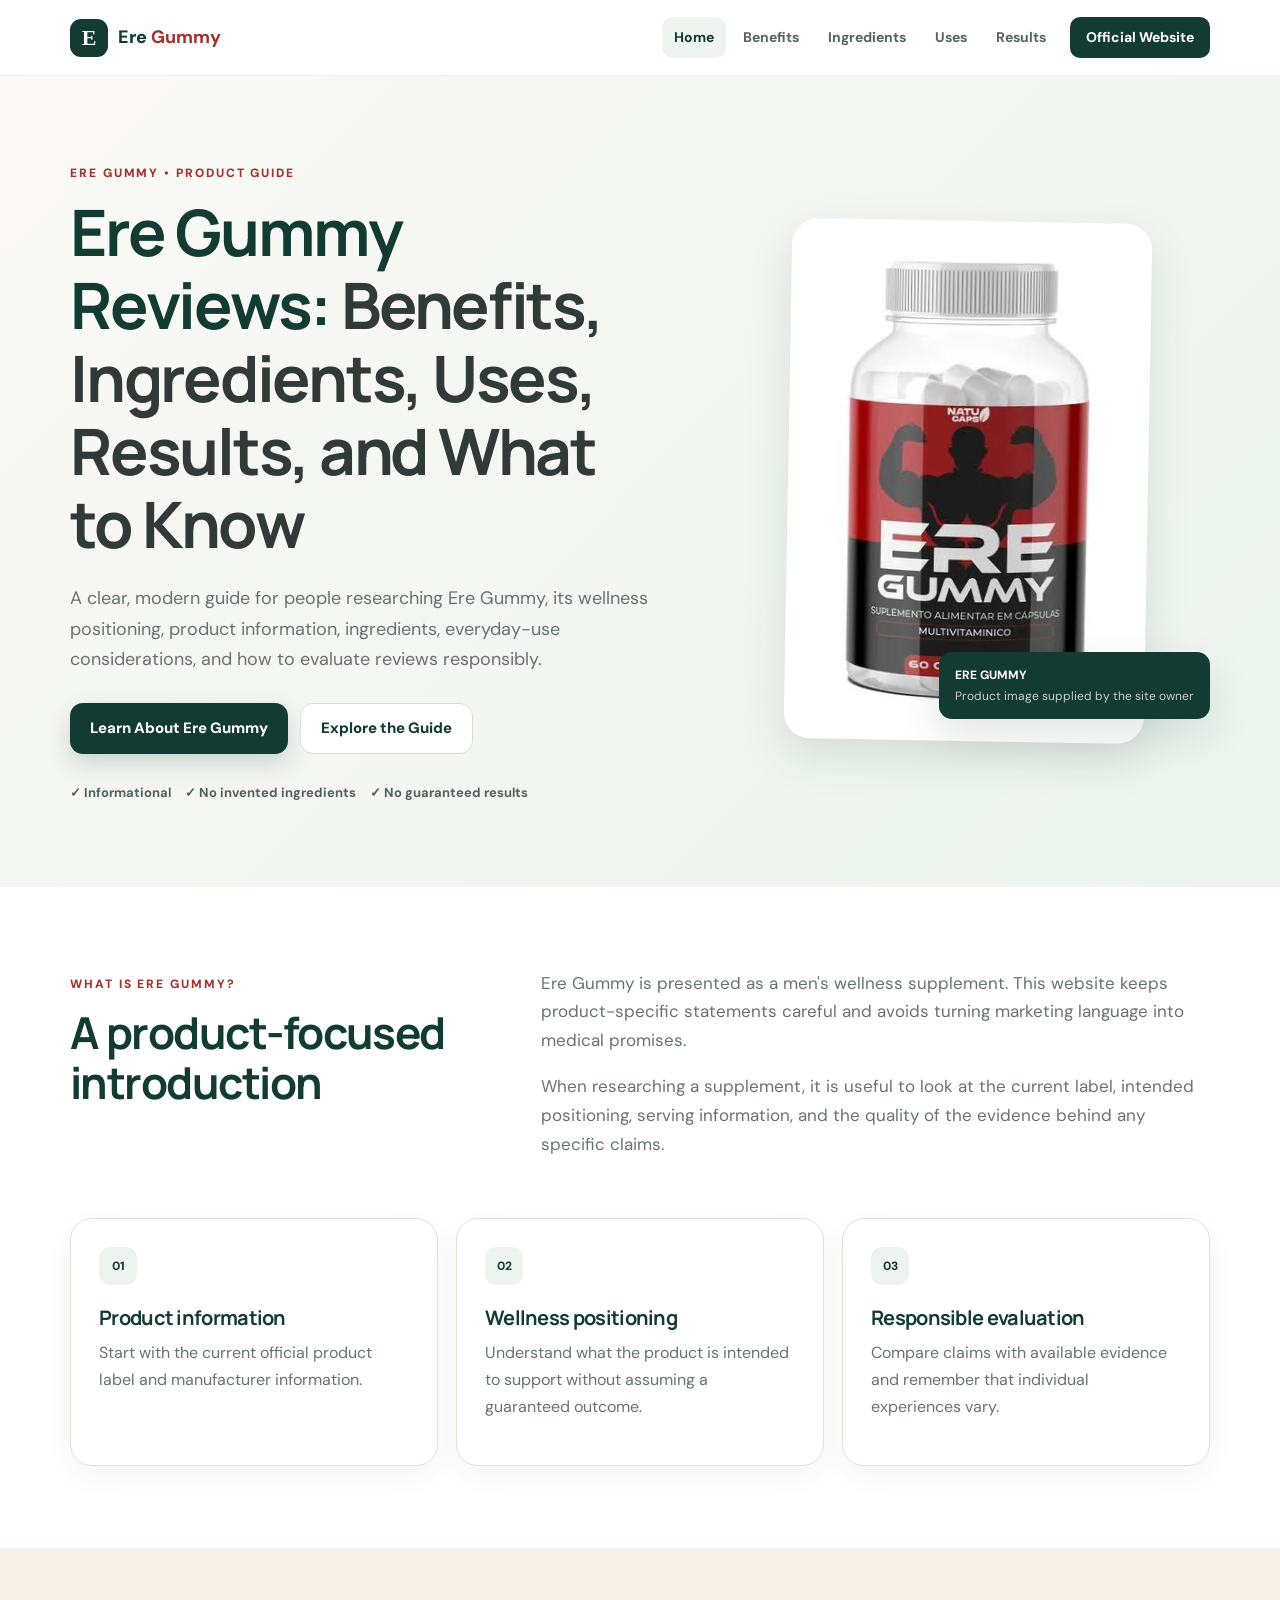
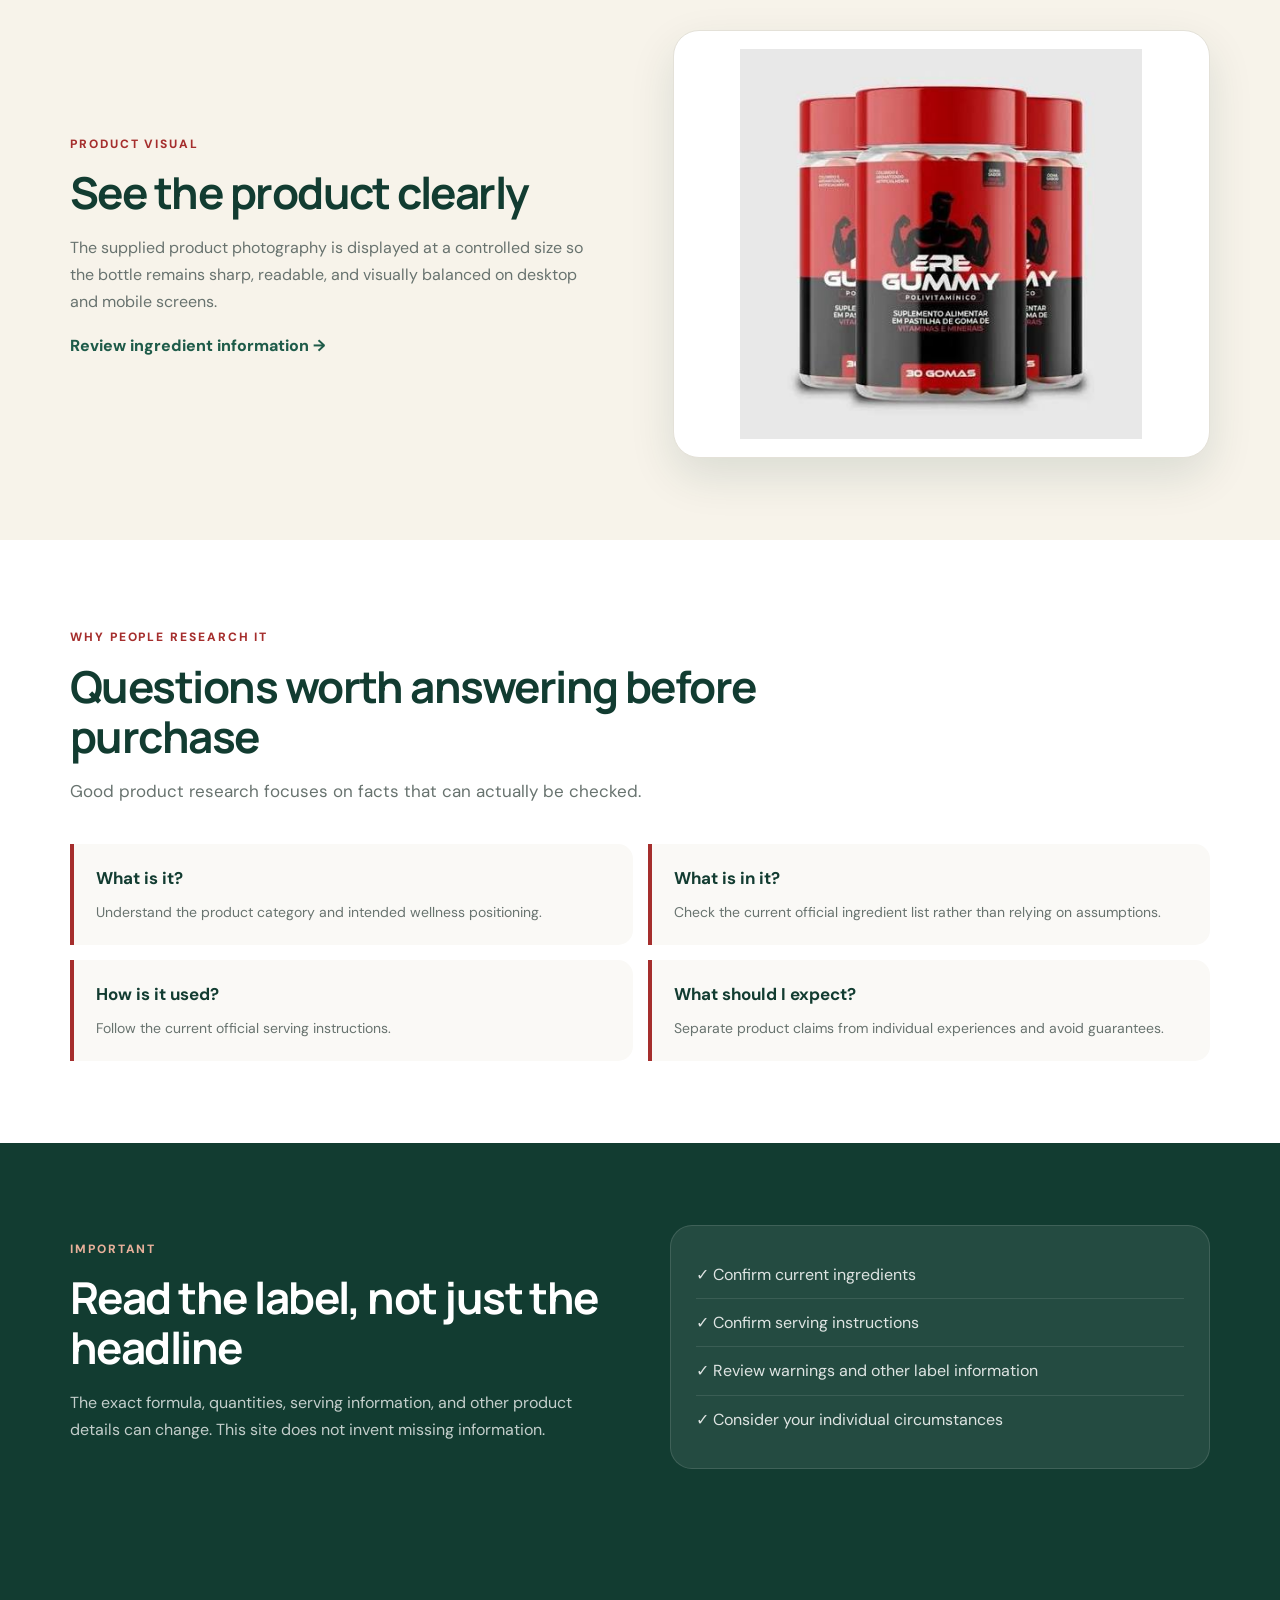
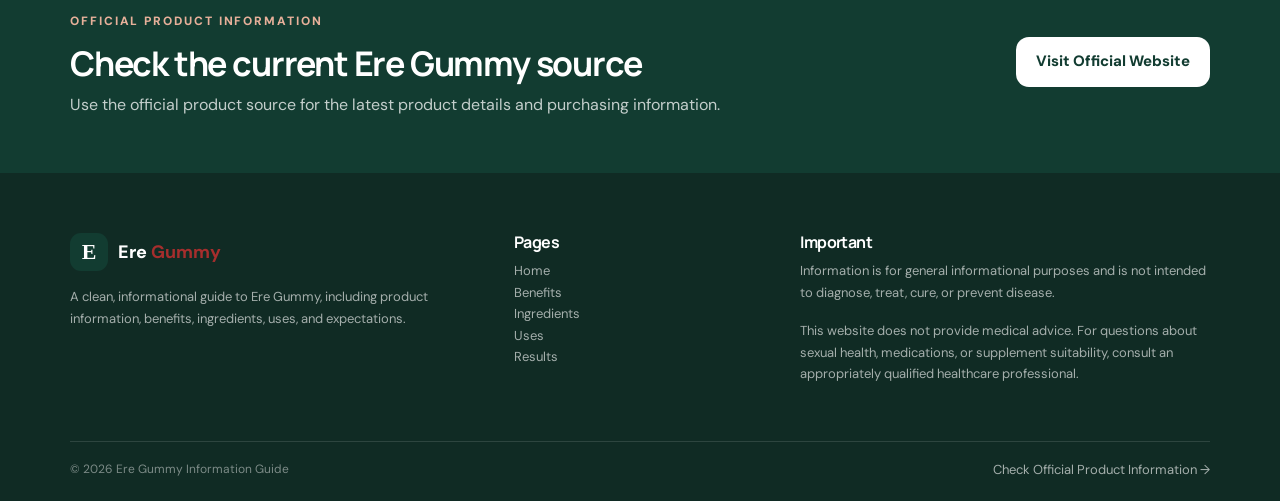
<file: index.html>
<!doctype html>
<html lang="en">
<head>
<meta charset="utf-8">
<meta name="viewport" content="width=device-width, initial-scale=1">
<title>Ere Gummy Reviews: Benefits, Ingredients, Uses, Results, and What to Know</title>
<meta name="description" content="Explore Ere Gummy reviews, product information, potential benefits, ingredients, uses, results, and important considerations before purchasing.">
<meta name="robots" content="index,follow">
<meta property="og:title" content="Ere Gummy Reviews: Benefits, Ingredients, Uses, Results, and What to Know">
<meta property="og:description" content="Explore Ere Gummy reviews, product information, potential benefits, ingredients, uses, results, and important considerations before purchasing.">
<meta property="og:type" content="website">
<link rel="stylesheet" href="style.css">
</head>
<body>

<header class="header">
  <div class="container nav">
    <a class="logo" href="index.html" aria-label="Ere Gummy home">
      <span class="logo-mark">E</span><span>Ere <b>Gummy</b></span>
    </a>
    <button class="menu-button" type="button" aria-label="Toggle navigation" aria-expanded="false">
      <span></span><span></span><span></span>
    </button>
    <nav class="nav-links" aria-label="Main navigation">
      <a class="active" href="index.html">Home</a><a class="" href="benefits.html">Benefits</a><a class="" href="ingredients.html">Ingredients</a><a class="" href="uses.html">Uses</a><a class="" href="results.html">Results</a>
      <a class="nav-buy" href="https://taptobuynow.com/ere-gummy/">Official Website</a>
    </nav>
  </div>
</header>

<main>
<section class="hero">
  <div class="container hero-grid">
    <div class="hero-copy">
      <span class="eyebrow">ERE GUMMY • PRODUCT GUIDE</span>
      <h1>Ere Gummy Reviews: <em>Benefits, Ingredients, Uses, Results, and What to Know</em></h1>
      <p class="lead">A clear, modern guide for people researching Ere Gummy, its wellness positioning, product information, ingredients, everyday-use considerations, and how to evaluate reviews responsibly.</p>
      <div class="actions">
        <a class="btn primary" href="https://taptobuynow.com/ere-gummy/">Learn About Ere Gummy</a>
        <a class="btn secondary" href="benefits.html">Explore the Guide</a>
      </div>
      <div class="hero-points"><span>✓ Informational</span><span>✓ No invented ingredients</span><span>✓ No guaranteed results</span></div>
    </div>
    <div class="hero-image">
      <div class="image-card">
        <img src="[data-uri]" alt="Ere Gummy product bottle">
      </div>
      <div class="image-label"><b>ERE GUMMY</b><span>Product image supplied by the site owner</span></div>
    </div>
  </div>
</section>

<section class="section">
  <div class="container">
    <div class="intro-grid">
      <div><span class="eyebrow">WHAT IS ERE GUMMY?</span><h2>A product-focused introduction</h2></div>
      <div><p>Ere Gummy is presented as a men's wellness supplement. This website keeps product-specific statements careful and avoids turning marketing language into medical promises.</p><p>When researching a supplement, it is useful to look at the current label, intended positioning, serving information, and the quality of the evidence behind any specific claims.</p></div>
    </div>
    <div class="cards three">
      <article><span class="card-num">01</span><h3>Product information</h3><p>Start with the current official product label and manufacturer information.</p></article>
      <article><span class="card-num">02</span><h3>Wellness positioning</h3><p>Understand what the product is intended to support without assuming a guaranteed outcome.</p></article>
      <article><span class="card-num">03</span><h3>Responsible evaluation</h3><p>Compare claims with available evidence and remember that individual experiences vary.</p></article>
    </div>
  </div>
</section>

<section class="section cream">
  <div class="container visual-section">
    <div class="visual-copy">
      <span class="eyebrow">PRODUCT VISUAL</span>
      <h2>See the product clearly</h2>
      <p>The supplied product photography is displayed at a controlled size so the bottle remains sharp, readable, and visually balanced on desktop and mobile screens.</p>
      <a class="text-link" href="ingredients.html">Review ingredient information →</a>
    </div>
    <div class="single-image-box"><img src="[data-uri]" alt="Ere Gummy product bottles displayed together"></div>
  </div>
</section>

<section class="section">
  <div class="container">
    <div class="section-head"><span class="eyebrow">WHY PEOPLE RESEARCH IT</span><h2>Questions worth answering before purchase</h2><p>Good product research focuses on facts that can actually be checked.</p></div>
    <div class="question-cards">
      <div><b>What is it?</b><span>Understand the product category and intended wellness positioning.</span></div>
      <div><b>What is in it?</b><span>Check the current official ingredient list rather than relying on assumptions.</span></div>
      <div><b>How is it used?</b><span>Follow the current official serving instructions.</span></div>
      <div><b>What should I expect?</b><span>Separate product claims from individual experiences and avoid guarantees.</span></div>
    </div>
  </div>
</section>

<section class="section dark">
  <div class="container split">
    <div><span class="eyebrow light">IMPORTANT</span><h2>Read the label, not just the headline</h2><p>The exact formula, quantities, serving information, and other product details can change. This site does not invent missing information.</p></div>
    <div class="check-panel"><p>✓ Confirm current ingredients</p><p>✓ Confirm serving instructions</p><p>✓ Review warnings and other label information</p><p>✓ Consider your individual circumstances</p></div>
  </div>
</section>

<section class="cta">
  <div class="container cta-inner">
    <div><span class="eyebrow light">OFFICIAL PRODUCT INFORMATION</span><h2>Check the current Ere Gummy source</h2><p>Use the official product source for the latest product details and purchasing information.</p></div>
    <a class="btn light" href="https://taptobuynow.com/ere-gummy/">Visit Official Website</a>
  </div>
</section>
</main>

<footer class="footer">
  <div class="container footer-grid">
    <div>
      <a class="logo footer-logo" href="index.html"><span class="logo-mark">E</span><span>Ere <b>Gummy</b></span></a>
      <p>A clean, informational guide to Ere Gummy, including product information, benefits, ingredients, uses, and expectations.</p>
    </div>
    <div>
      <h3>Pages</h3>
      <a href="index.html">Home</a><a href="benefits.html">Benefits</a><a href="ingredients.html">Ingredients</a><a href="uses.html">Uses</a><a href="results.html">Results</a>
    </div>
    <div>
      <h3>Important</h3>
      <p>Information is for general informational purposes and is not intended to diagnose, treat, cure, or prevent disease.</p>
      <p>This website does not provide medical advice. For questions about sexual health, medications, or supplement suitability, consult an appropriately qualified healthcare professional.</p>
    </div>
  </div>
  <div class="container footer-bottom">
    <span>© 2026 Ere Gummy Information Guide</span>
    <a href="https://taptobuynow.com/ere-gummy/">Check Official Product Information →</a>
  </div>
</footer>

<script>
(function () {
  const button = document.querySelector('.menu-button');
  const nav = document.querySelector('.nav-links');
  if (!button || !nav) return;
  button.addEventListener('click', function () {
    const open = nav.classList.toggle('open');
    button.setAttribute('aria-expanded', open ? 'true' : 'false');
  });
})();
</script>
</body>
</html>
</file>
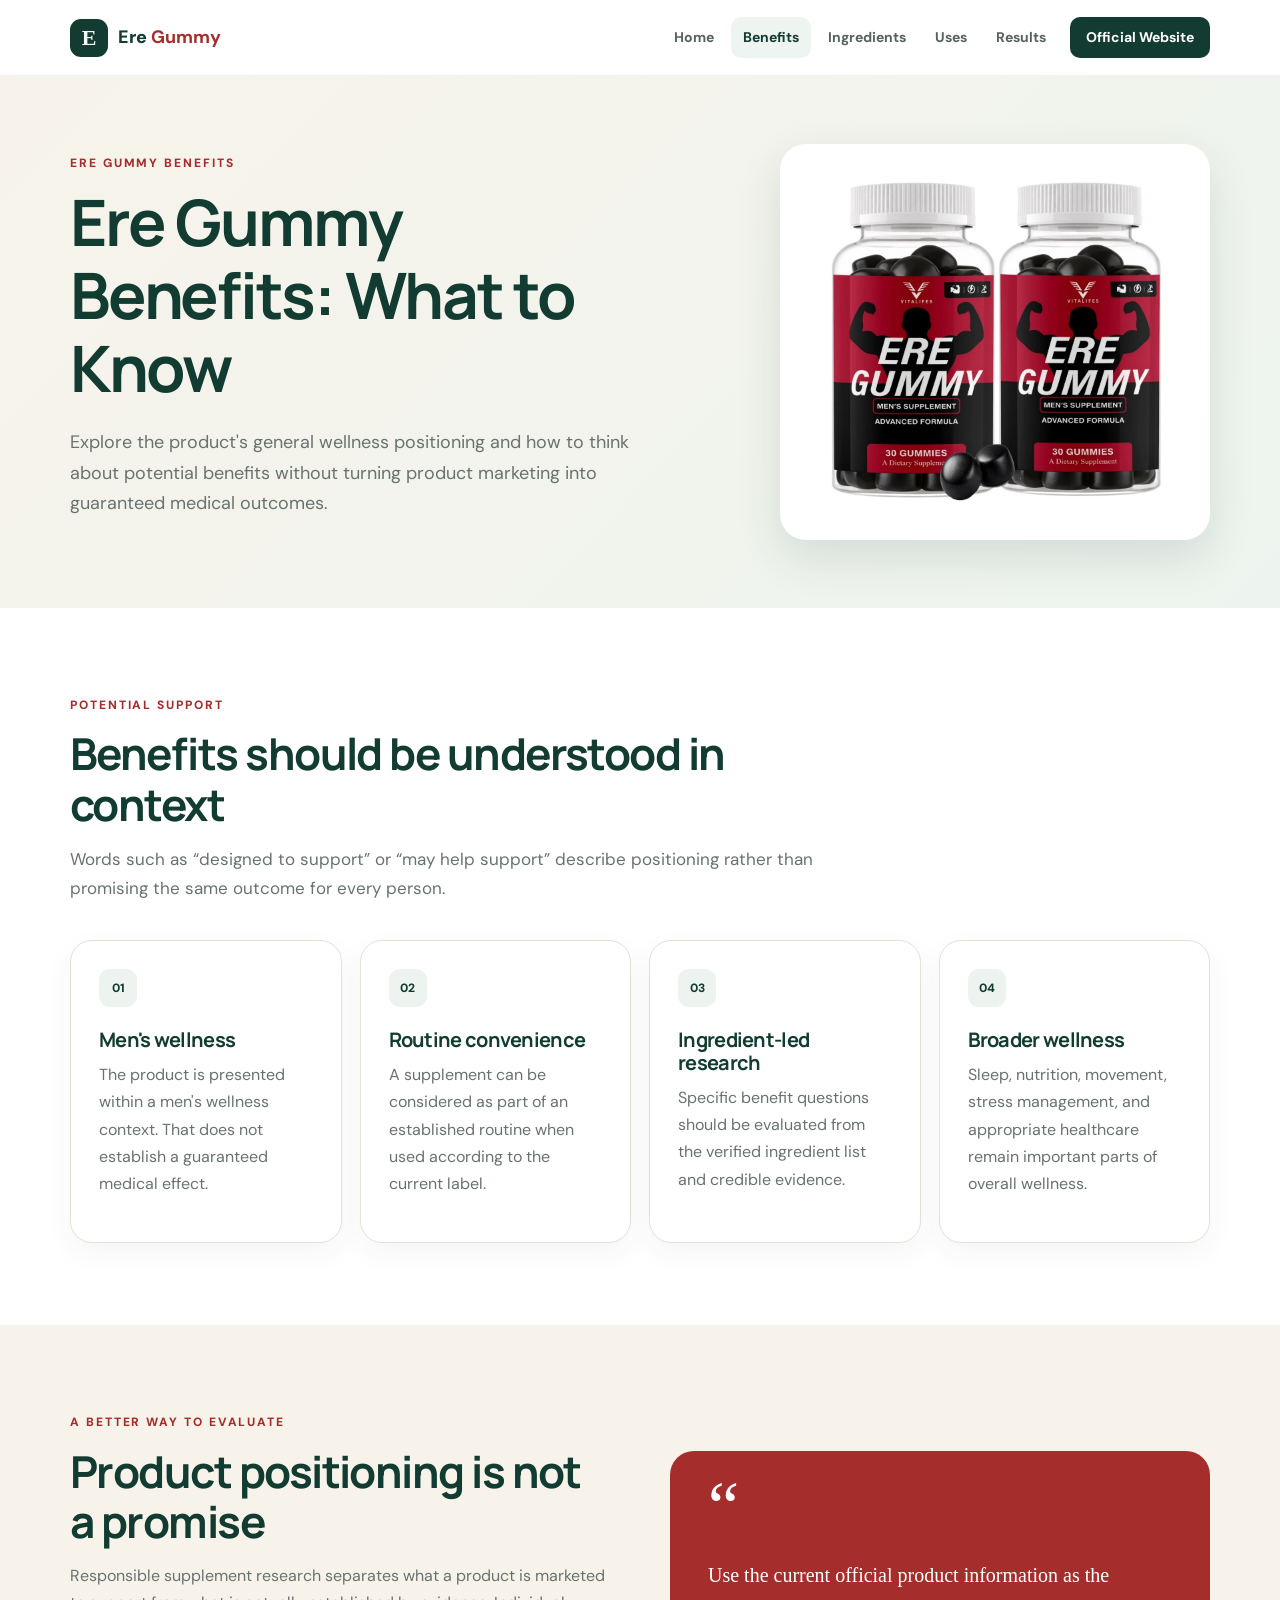
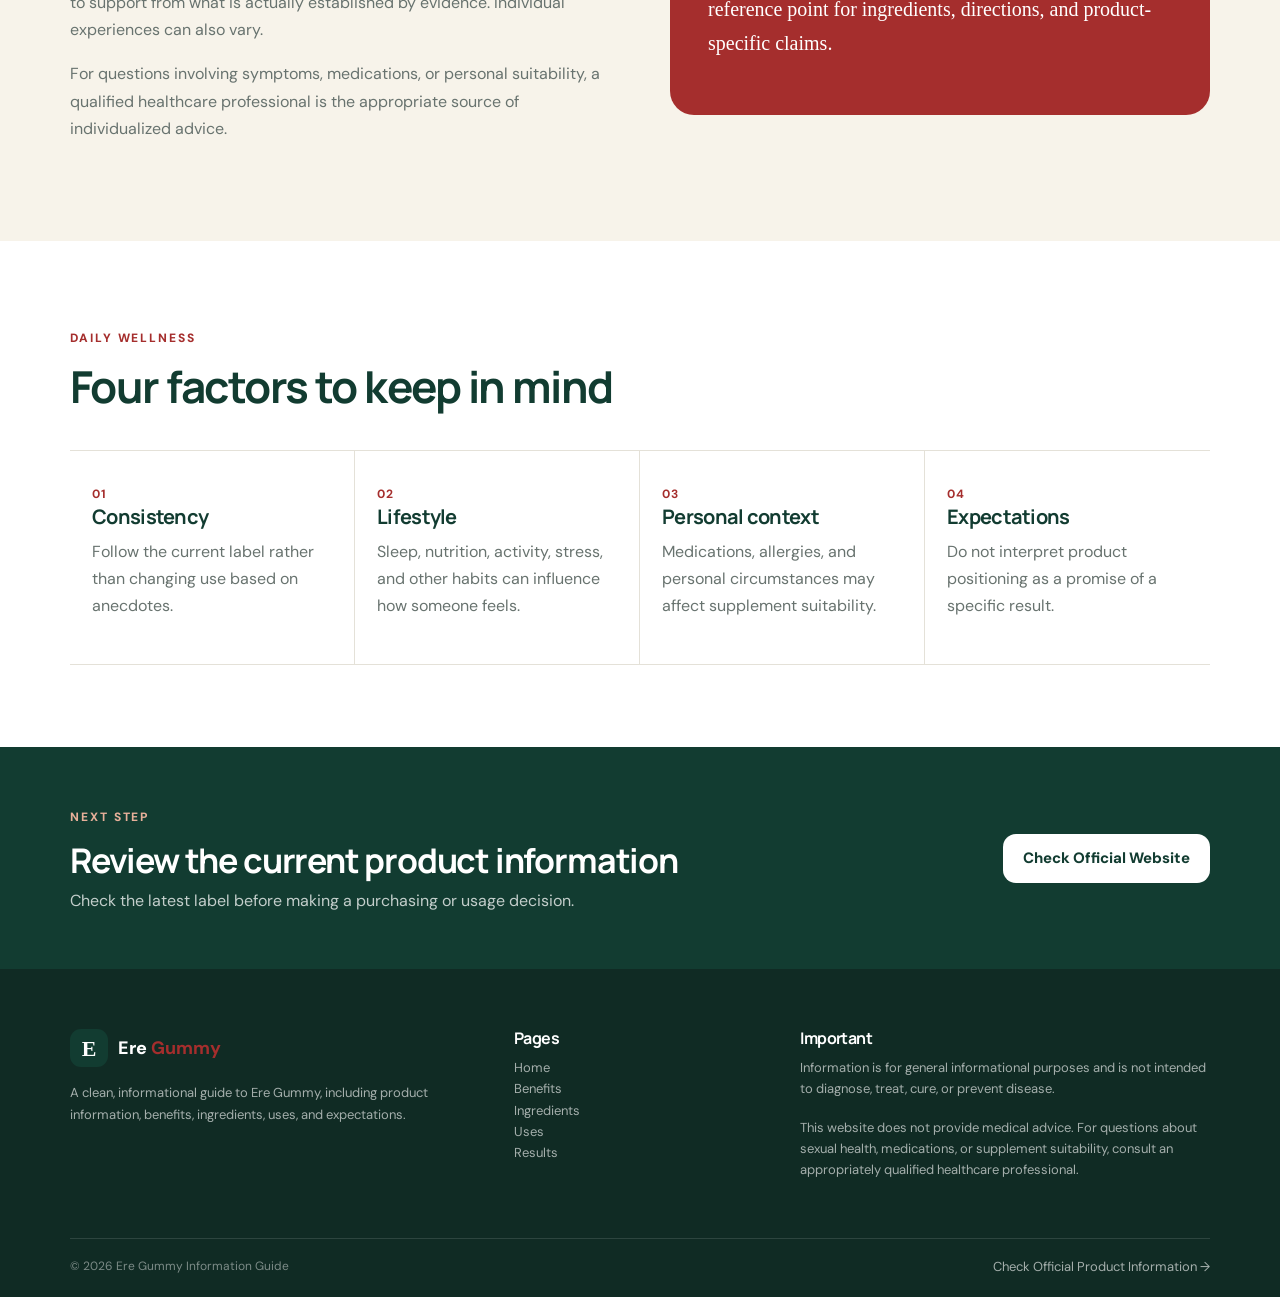
<file: benefits.html>
<!doctype html>
<html lang="en">
<head>
<meta charset="utf-8">
<meta name="viewport" content="width=device-width, initial-scale=1">
<title>Ere Gummy Benefits: What to Know</title>
<meta name="description" content="Learn about Ere Gummy benefits, wellness positioning, lifestyle considerations, and what to know before evaluating the supplement.">
<meta name="robots" content="index,follow">
<meta property="og:title" content="Ere Gummy Benefits: What to Know">
<meta property="og:description" content="Learn about Ere Gummy benefits, wellness positioning, lifestyle considerations, and what to know before evaluating the supplement.">
<meta property="og:type" content="website">
<link rel="stylesheet" href="style.css">
</head>
<body>

<header class="header">
  <div class="container nav">
    <a class="logo" href="index.html" aria-label="Ere Gummy home">
      <span class="logo-mark">E</span><span>Ere <b>Gummy</b></span>
    </a>
    <button class="menu-button" type="button" aria-label="Toggle navigation" aria-expanded="false">
      <span></span><span></span><span></span>
    </button>
    <nav class="nav-links" aria-label="Main navigation">
      <a class="" href="index.html">Home</a><a class="active" href="benefits.html">Benefits</a><a class="" href="ingredients.html">Ingredients</a><a class="" href="uses.html">Uses</a><a class="" href="results.html">Results</a>
      <a class="nav-buy" href="https://taptobuynow.com/ere-gummy/">Official Website</a>
    </nav>
  </div>
</header>

<main>
<section class="page-hero"><div class="container page-grid"><div><span class="eyebrow">ERE GUMMY BENEFITS</span><h1>Ere Gummy Benefits: What to Know</h1><p>Explore the product's general wellness positioning and how to think about potential benefits without turning product marketing into guaranteed medical outcomes.</p></div><div class="page-image"><img src="[data-uri]" alt="Ere Gummy bottles with gummies"></div></div></section>
<section class="section"><div class="container"><div class="section-head"><span class="eyebrow">POTENTIAL SUPPORT</span><h2>Benefits should be understood in context</h2><p>Words such as “designed to support” or “may help support” describe positioning rather than promising the same outcome for every person.</p></div><div class="cards four">
<article><span class="card-num">01</span><h3>Men's wellness</h3><p>The product is presented within a men's wellness context. That does not establish a guaranteed medical effect.</p></article>
<article><span class="card-num">02</span><h3>Routine convenience</h3><p>A supplement can be considered as part of an established routine when used according to the current label.</p></article>
<article><span class="card-num">03</span><h3>Ingredient-led research</h3><p>Specific benefit questions should be evaluated from the verified ingredient list and credible evidence.</p></article>
<article><span class="card-num">04</span><h3>Broader wellness</h3><p>Sleep, nutrition, movement, stress management, and appropriate healthcare remain important parts of overall wellness.</p></article>
</div></div></section>
<section class="section cream"><div class="container split"><div><span class="eyebrow">A BETTER WAY TO EVALUATE</span><h2>Product positioning is not a promise</h2><p>Responsible supplement research separates what a product is marketed to support from what is actually established by evidence. Individual experiences can also vary.</p><p>For questions involving symptoms, medications, or personal suitability, a qualified healthcare professional is the appropriate source of individualized advice.</p></div><div class="quote"><span>“</span><p>Use the current official product information as the reference point for ingredients, directions, and product-specific claims.</p></div></div></section>
<section class="section"><div class="container"><div class="section-head"><span class="eyebrow">DAILY WELLNESS</span><h2>Four factors to keep in mind</h2></div><div class="steps">
<div><b>01</b><h3>Consistency</h3><p>Follow the current label rather than changing use based on anecdotes.</p></div>
<div><b>02</b><h3>Lifestyle</h3><p>Sleep, nutrition, activity, stress, and other habits can influence how someone feels.</p></div>
<div><b>03</b><h3>Personal context</h3><p>Medications, allergies, and personal circumstances may affect supplement suitability.</p></div>
<div><b>04</b><h3>Expectations</h3><p>Do not interpret product positioning as a promise of a specific result.</p></div>
</div></div></section>
<section class="cta"><div class="container cta-inner"><div><span class="eyebrow light">NEXT STEP</span><h2>Review the current product information</h2><p>Check the latest label before making a purchasing or usage decision.</p></div><a class="btn light" href="https://taptobuynow.com/ere-gummy/">Check Official Website</a></div></section>
</main>

<footer class="footer">
  <div class="container footer-grid">
    <div>
      <a class="logo footer-logo" href="index.html"><span class="logo-mark">E</span><span>Ere <b>Gummy</b></span></a>
      <p>A clean, informational guide to Ere Gummy, including product information, benefits, ingredients, uses, and expectations.</p>
    </div>
    <div>
      <h3>Pages</h3>
      <a href="index.html">Home</a><a href="benefits.html">Benefits</a><a href="ingredients.html">Ingredients</a><a href="uses.html">Uses</a><a href="results.html">Results</a>
    </div>
    <div>
      <h3>Important</h3>
      <p>Information is for general informational purposes and is not intended to diagnose, treat, cure, or prevent disease.</p>
      <p>This website does not provide medical advice. For questions about sexual health, medications, or supplement suitability, consult an appropriately qualified healthcare professional.</p>
    </div>
  </div>
  <div class="container footer-bottom">
    <span>© 2026 Ere Gummy Information Guide</span>
    <a href="https://taptobuynow.com/ere-gummy/">Check Official Product Information →</a>
  </div>
</footer>

<script>
(function () {
  const button = document.querySelector('.menu-button');
  const nav = document.querySelector('.nav-links');
  if (!button || !nav) return;
  button.addEventListener('click', function () {
    const open = nav.classList.toggle('open');
    button.setAttribute('aria-expanded', open ? 'true' : 'false');
  });
})();
</script>
</body>
</html>
</file>
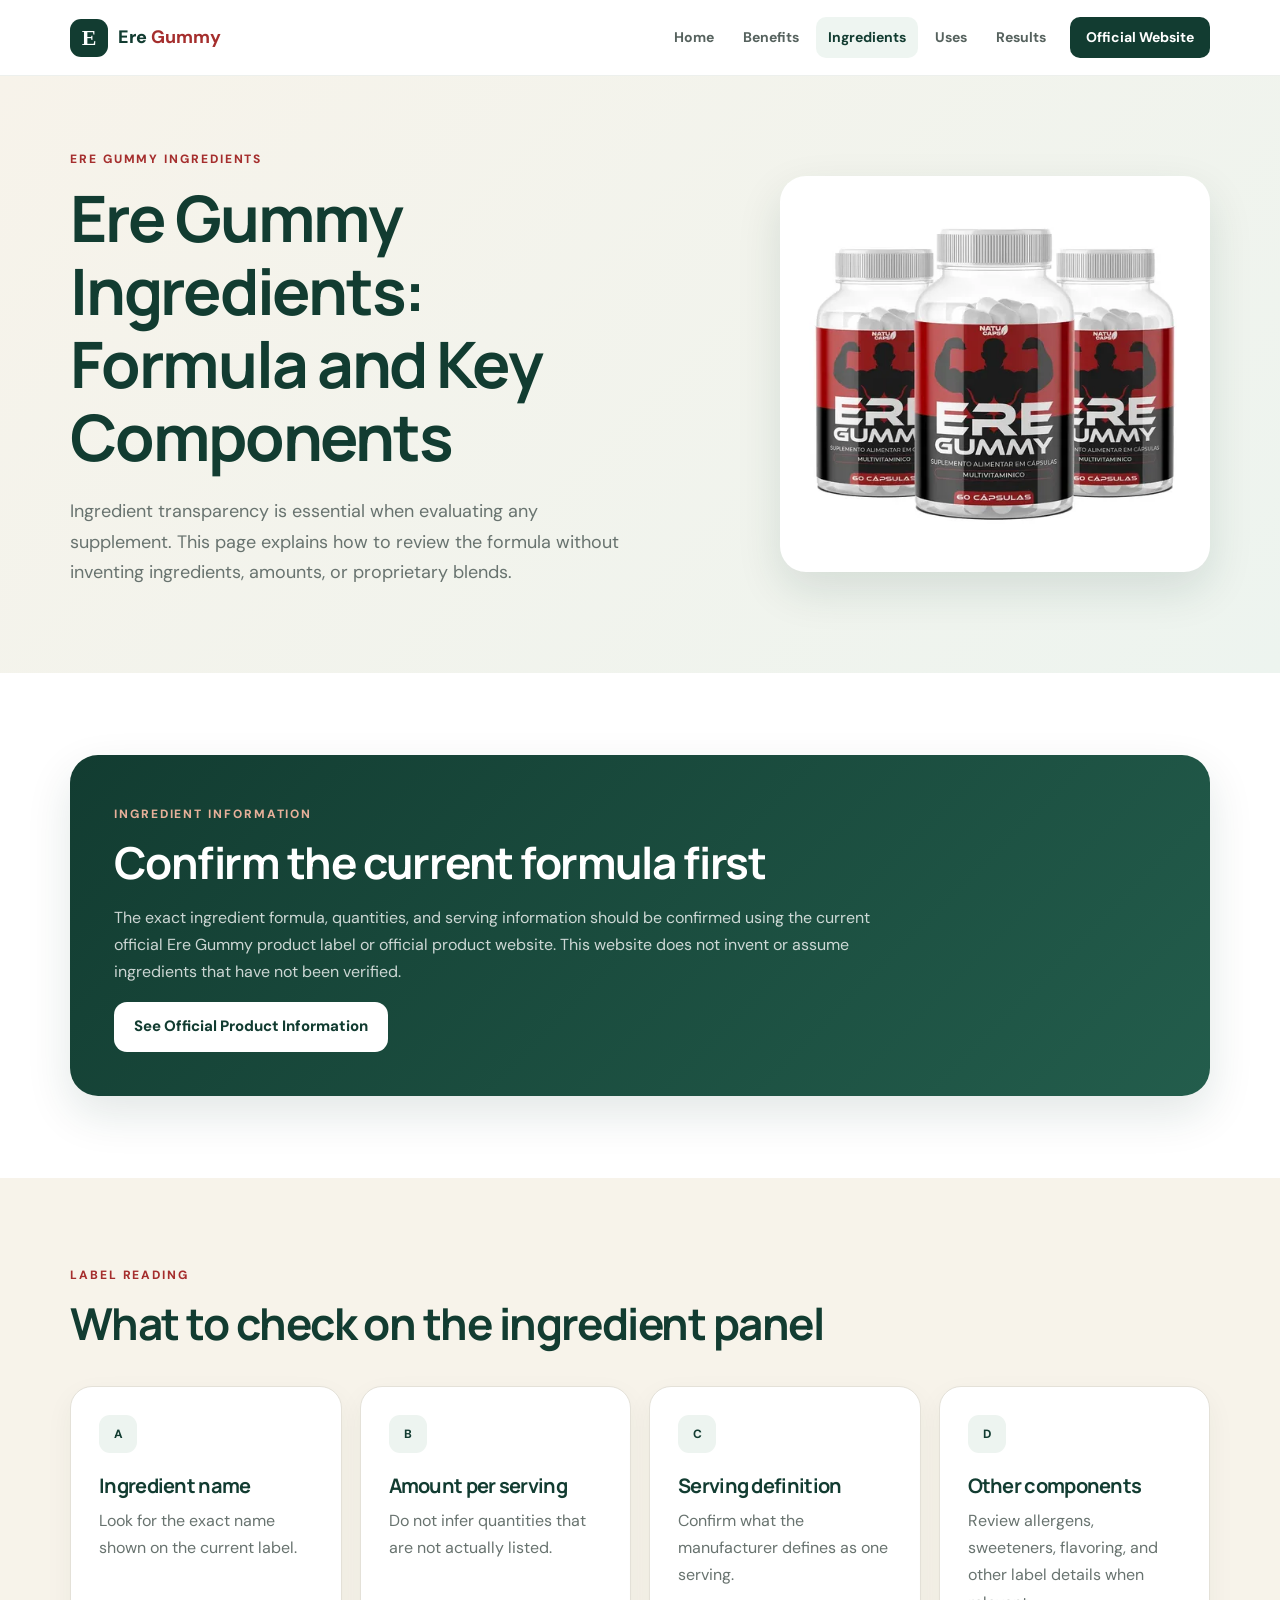
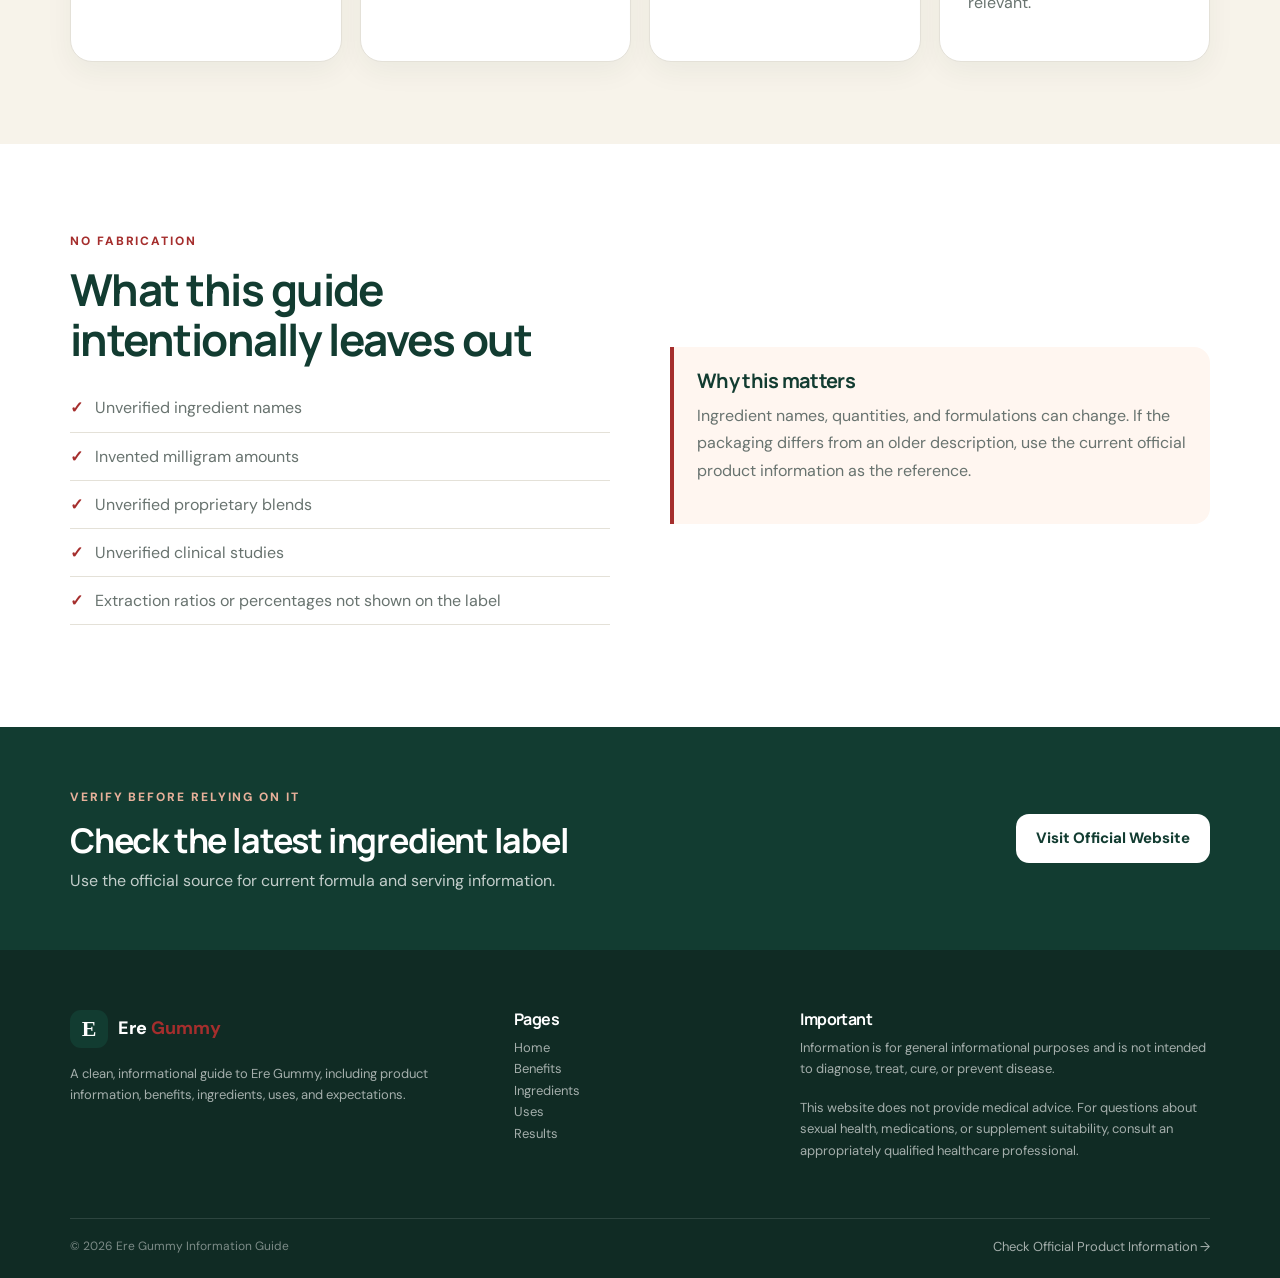
<file: ingredients.html>
<!doctype html>
<html lang="en">
<head>
<meta charset="utf-8">
<meta name="viewport" content="width=device-width, initial-scale=1">
<title>Ere Gummy Ingredients: Formula and Key Components</title>
<meta name="description" content="Explore Ere Gummy ingredients and learn why checking the current official product label is important when evaluating the formula.">
<meta name="robots" content="index,follow">
<meta property="og:title" content="Ere Gummy Ingredients: Formula and Key Components">
<meta property="og:description" content="Explore Ere Gummy ingredients and learn why checking the current official product label is important when evaluating the formula.">
<meta property="og:type" content="website">
<link rel="stylesheet" href="style.css">
</head>
<body>

<header class="header">
  <div class="container nav">
    <a class="logo" href="index.html" aria-label="Ere Gummy home">
      <span class="logo-mark">E</span><span>Ere <b>Gummy</b></span>
    </a>
    <button class="menu-button" type="button" aria-label="Toggle navigation" aria-expanded="false">
      <span></span><span></span><span></span>
    </button>
    <nav class="nav-links" aria-label="Main navigation">
      <a class="" href="index.html">Home</a><a class="" href="benefits.html">Benefits</a><a class="active" href="ingredients.html">Ingredients</a><a class="" href="uses.html">Uses</a><a class="" href="results.html">Results</a>
      <a class="nav-buy" href="https://taptobuynow.com/ere-gummy/">Official Website</a>
    </nav>
  </div>
</header>

<main>
<section class="page-hero"><div class="container page-grid"><div><span class="eyebrow">ERE GUMMY INGREDIENTS</span><h1>Ere Gummy Ingredients: Formula and Key Components</h1><p>Ingredient transparency is essential when evaluating any supplement. This page explains how to review the formula without inventing ingredients, amounts, or proprietary blends.</p></div><div class="page-image"><img src="[data-uri]" alt="Three Ere Gummy bottles displayed together"></div></div></section>
<section class="section"><div class="container"><div class="verified"><span class="eyebrow light">INGREDIENT INFORMATION</span><h2>Confirm the current formula first</h2><p>The exact ingredient formula, quantities, and serving information should be confirmed using the current official Ere Gummy product label or official product website. This website does not invent or assume ingredients that have not been verified.</p><a class="btn light" href="https://taptobuynow.com/ere-gummy/">See Official Product Information</a></div></div></section>
<section class="section cream"><div class="container"><div class="section-head"><span class="eyebrow">LABEL READING</span><h2>What to check on the ingredient panel</h2></div><div class="cards four">
<article><span class="card-num">A</span><h3>Ingredient name</h3><p>Look for the exact name shown on the current label.</p></article>
<article><span class="card-num">B</span><h3>Amount per serving</h3><p>Do not infer quantities that are not actually listed.</p></article>
<article><span class="card-num">C</span><h3>Serving definition</h3><p>Confirm what the manufacturer defines as one serving.</p></article>
<article><span class="card-num">D</span><h3>Other components</h3><p>Review allergens, sweeteners, flavoring, and other label details when relevant.</p></article>
</div></div></section>
<section class="section"><div class="container split"><div><span class="eyebrow">NO FABRICATION</span><h2>What this guide intentionally leaves out</h2><ul class="clean-list"><li>Unverified ingredient names</li><li>Invented milligram amounts</li><li>Unverified proprietary blends</li><li>Unverified clinical studies</li><li>Extraction ratios or percentages not shown on the label</li></ul></div><div class="note-box"><h3>Why this matters</h3><p>Ingredient names, quantities, and formulations can change. If the packaging differs from an older description, use the current official product information as the reference.</p></div></div></section>
<section class="cta"><div class="container cta-inner"><div><span class="eyebrow light">VERIFY BEFORE RELYING ON IT</span><h2>Check the latest ingredient label</h2><p>Use the official source for current formula and serving information.</p></div><a class="btn light" href="https://taptobuynow.com/ere-gummy/">Visit Official Website</a></div></section>
</main>

<footer class="footer">
  <div class="container footer-grid">
    <div>
      <a class="logo footer-logo" href="index.html"><span class="logo-mark">E</span><span>Ere <b>Gummy</b></span></a>
      <p>A clean, informational guide to Ere Gummy, including product information, benefits, ingredients, uses, and expectations.</p>
    </div>
    <div>
      <h3>Pages</h3>
      <a href="index.html">Home</a><a href="benefits.html">Benefits</a><a href="ingredients.html">Ingredients</a><a href="uses.html">Uses</a><a href="results.html">Results</a>
    </div>
    <div>
      <h3>Important</h3>
      <p>Information is for general informational purposes and is not intended to diagnose, treat, cure, or prevent disease.</p>
      <p>This website does not provide medical advice. For questions about sexual health, medications, or supplement suitability, consult an appropriately qualified healthcare professional.</p>
    </div>
  </div>
  <div class="container footer-bottom">
    <span>© 2026 Ere Gummy Information Guide</span>
    <a href="https://taptobuynow.com/ere-gummy/">Check Official Product Information →</a>
  </div>
</footer>

<script>
(function () {
  const button = document.querySelector('.menu-button');
  const nav = document.querySelector('.nav-links');
  if (!button || !nav) return;
  button.addEventListener('click', function () {
    const open = nav.classList.toggle('open');
    button.setAttribute('aria-expanded', open ? 'true' : 'false');
  });
})();
</script>
</body>
</html>
</file>
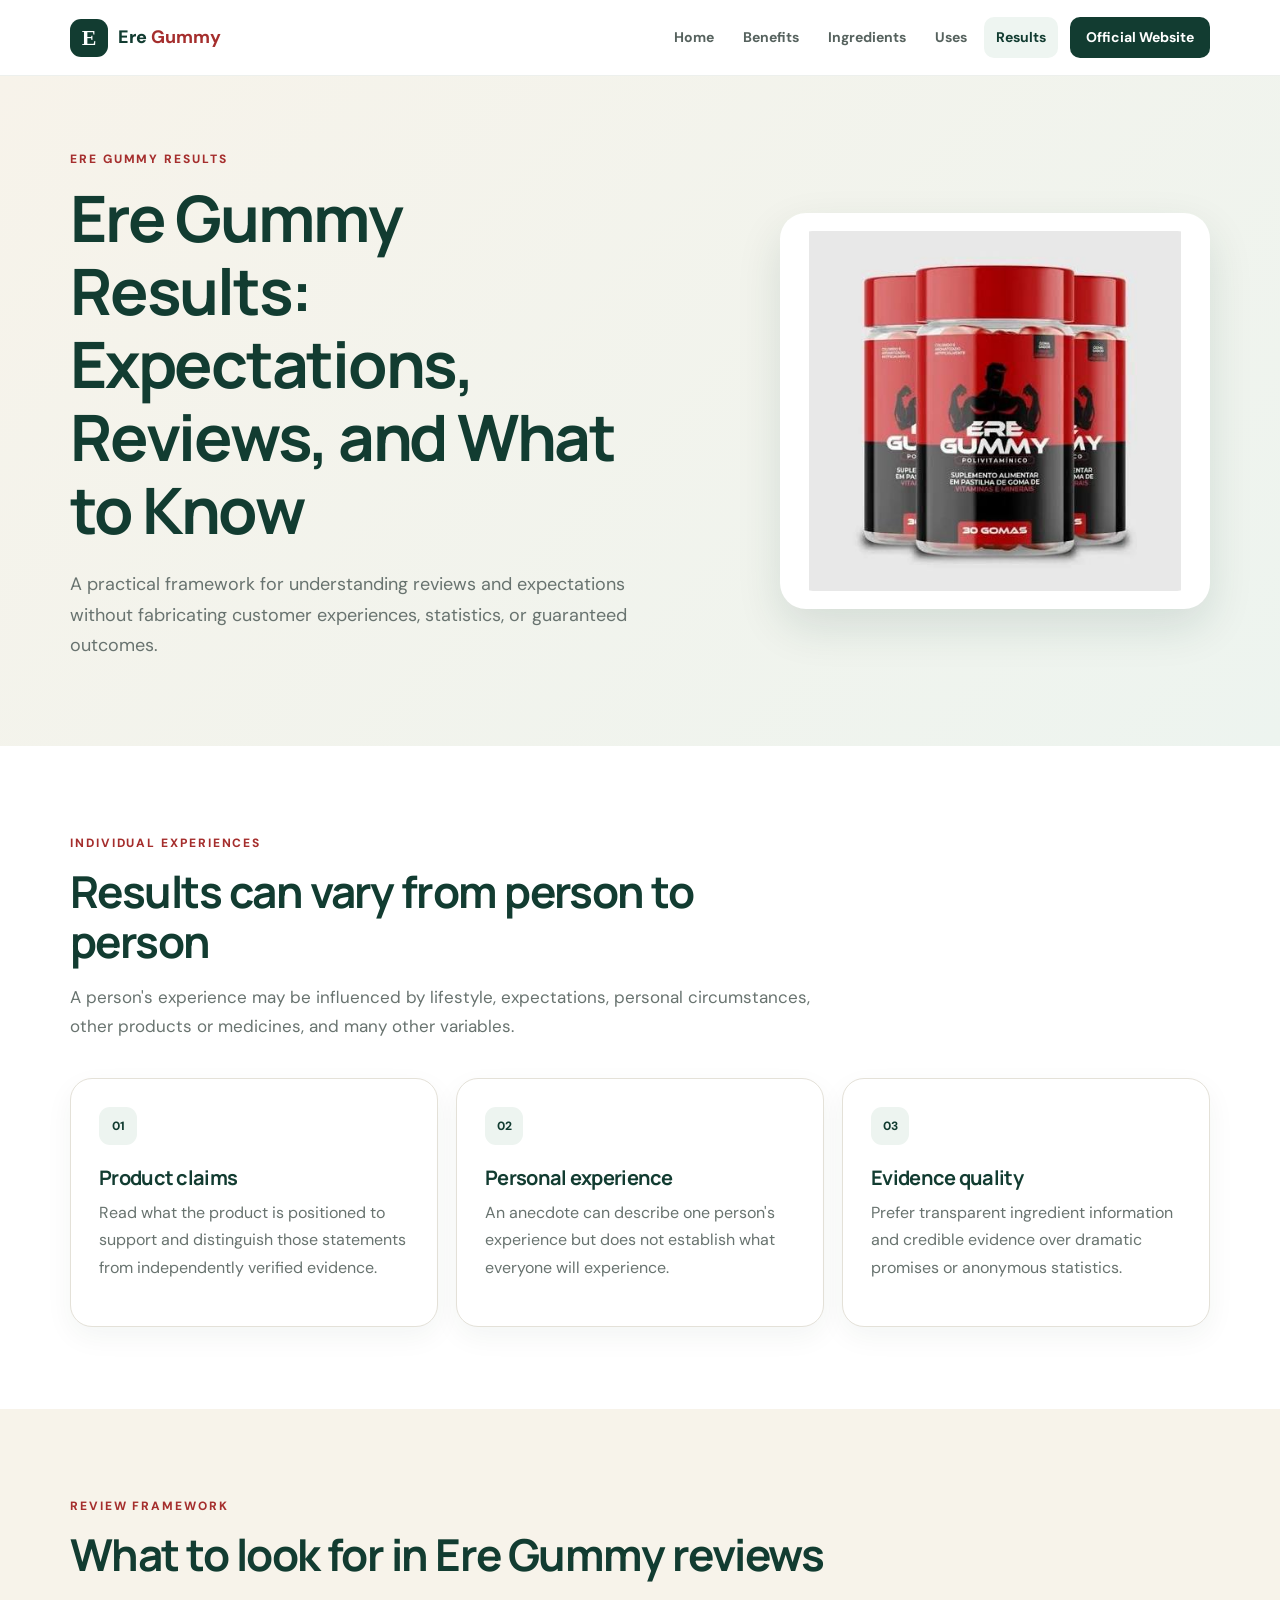
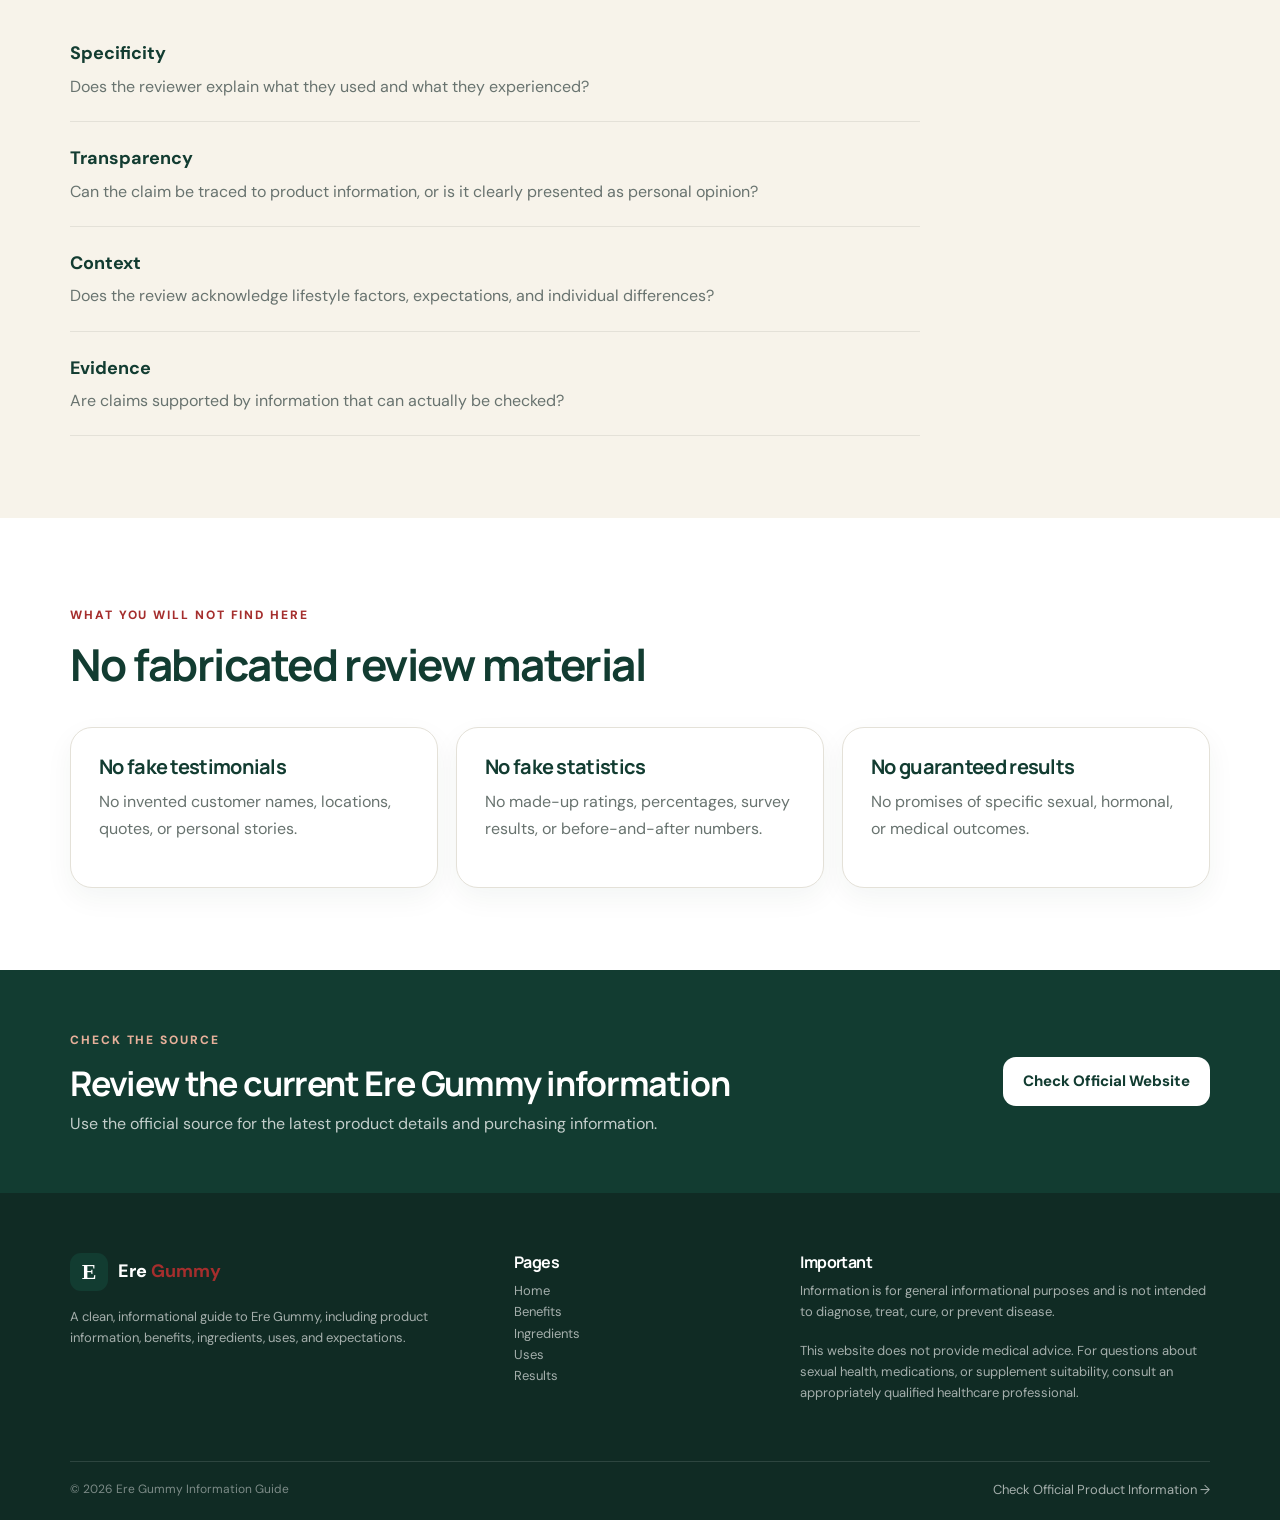
<file: results.html>
<!doctype html>
<html lang="en">
<head>
<meta charset="utf-8">
<meta name="viewport" content="width=device-width, initial-scale=1">
<title>Ere Gummy Results: Expectations, Reviews, and What to Know</title>
<meta name="description" content="Explore Ere Gummy results and reviews while learning why individual supplement experiences can vary and how to set realistic expectations.">
<meta name="robots" content="index,follow">
<meta property="og:title" content="Ere Gummy Results: Expectations, Reviews, and What to Know">
<meta property="og:description" content="Explore Ere Gummy results and reviews while learning why individual supplement experiences can vary and how to set realistic expectations.">
<meta property="og:type" content="website">
<link rel="stylesheet" href="style.css">
</head>
<body>

<header class="header">
  <div class="container nav">
    <a class="logo" href="index.html" aria-label="Ere Gummy home">
      <span class="logo-mark">E</span><span>Ere <b>Gummy</b></span>
    </a>
    <button class="menu-button" type="button" aria-label="Toggle navigation" aria-expanded="false">
      <span></span><span></span><span></span>
    </button>
    <nav class="nav-links" aria-label="Main navigation">
      <a class="" href="index.html">Home</a><a class="" href="benefits.html">Benefits</a><a class="" href="ingredients.html">Ingredients</a><a class="" href="uses.html">Uses</a><a class="active" href="results.html">Results</a>
      <a class="nav-buy" href="https://taptobuynow.com/ere-gummy/">Official Website</a>
    </nav>
  </div>
</header>

<main>
<section class="page-hero"><div class="container page-grid"><div><span class="eyebrow">ERE GUMMY RESULTS</span><h1>Ere Gummy Results: Expectations, Reviews, and What to Know</h1><p>A practical framework for understanding reviews and expectations without fabricating customer experiences, statistics, or guaranteed outcomes.</p></div><div class="page-image"><img src="[data-uri]" alt="Ere Gummy bottles"></div></div></section>
<section class="section"><div class="container"><div class="section-head"><span class="eyebrow">INDIVIDUAL EXPERIENCES</span><h2>Results can vary from person to person</h2><p>A person's experience may be influenced by lifestyle, expectations, personal circumstances, other products or medicines, and many other variables.</p></div><div class="cards three"><article><span class="card-num">01</span><h3>Product claims</h3><p>Read what the product is positioned to support and distinguish those statements from independently verified evidence.</p></article><article><span class="card-num">02</span><h3>Personal experience</h3><p>An anecdote can describe one person's experience but does not establish what everyone will experience.</p></article><article><span class="card-num">03</span><h3>Evidence quality</h3><p>Prefer transparent ingredient information and credible evidence over dramatic promises or anonymous statistics.</p></article></div></div></section>
<section class="section cream"><div class="container"><div class="section-head"><span class="eyebrow">REVIEW FRAMEWORK</span><h2>What to look for in Ere Gummy reviews</h2></div><div class="review-list"><div><b>Specificity</b><p>Does the reviewer explain what they used and what they experienced?</p></div><div><b>Transparency</b><p>Can the claim be traced to product information, or is it clearly presented as personal opinion?</p></div><div><b>Context</b><p>Does the review acknowledge lifestyle factors, expectations, and individual differences?</p></div><div><b>Evidence</b><p>Are claims supported by information that can actually be checked?</p></div></div></div></section>
<section class="section"><div class="container"><div class="section-head"><span class="eyebrow">WHAT YOU WILL NOT FIND HERE</span><h2>No fabricated review material</h2></div><div class="cards three"><article><h3>No fake testimonials</h3><p>No invented customer names, locations, quotes, or personal stories.</p></article><article><h3>No fake statistics</h3><p>No made-up ratings, percentages, survey results, or before-and-after numbers.</p></article><article><h3>No guaranteed results</h3><p>No promises of specific sexual, hormonal, or medical outcomes.</p></article></div></div></section>
<section class="cta"><div class="container cta-inner"><div><span class="eyebrow light">CHECK THE SOURCE</span><h2>Review the current Ere Gummy information</h2><p>Use the official source for the latest product details and purchasing information.</p></div><a class="btn light" href="https://taptobuynow.com/ere-gummy/">Check Official Website</a></div></section>
</main>

<footer class="footer">
  <div class="container footer-grid">
    <div>
      <a class="logo footer-logo" href="index.html"><span class="logo-mark">E</span><span>Ere <b>Gummy</b></span></a>
      <p>A clean, informational guide to Ere Gummy, including product information, benefits, ingredients, uses, and expectations.</p>
    </div>
    <div>
      <h3>Pages</h3>
      <a href="index.html">Home</a><a href="benefits.html">Benefits</a><a href="ingredients.html">Ingredients</a><a href="uses.html">Uses</a><a href="results.html">Results</a>
    </div>
    <div>
      <h3>Important</h3>
      <p>Information is for general informational purposes and is not intended to diagnose, treat, cure, or prevent disease.</p>
      <p>This website does not provide medical advice. For questions about sexual health, medications, or supplement suitability, consult an appropriately qualified healthcare professional.</p>
    </div>
  </div>
  <div class="container footer-bottom">
    <span>© 2026 Ere Gummy Information Guide</span>
    <a href="https://taptobuynow.com/ere-gummy/">Check Official Product Information →</a>
  </div>
</footer>

<script>
(function () {
  const button = document.querySelector('.menu-button');
  const nav = document.querySelector('.nav-links');
  if (!button || !nav) return;
  button.addEventListener('click', function () {
    const open = nav.classList.toggle('open');
    button.setAttribute('aria-expanded', open ? 'true' : 'false');
  });
})();
</script>
</body>
</html>
</file>
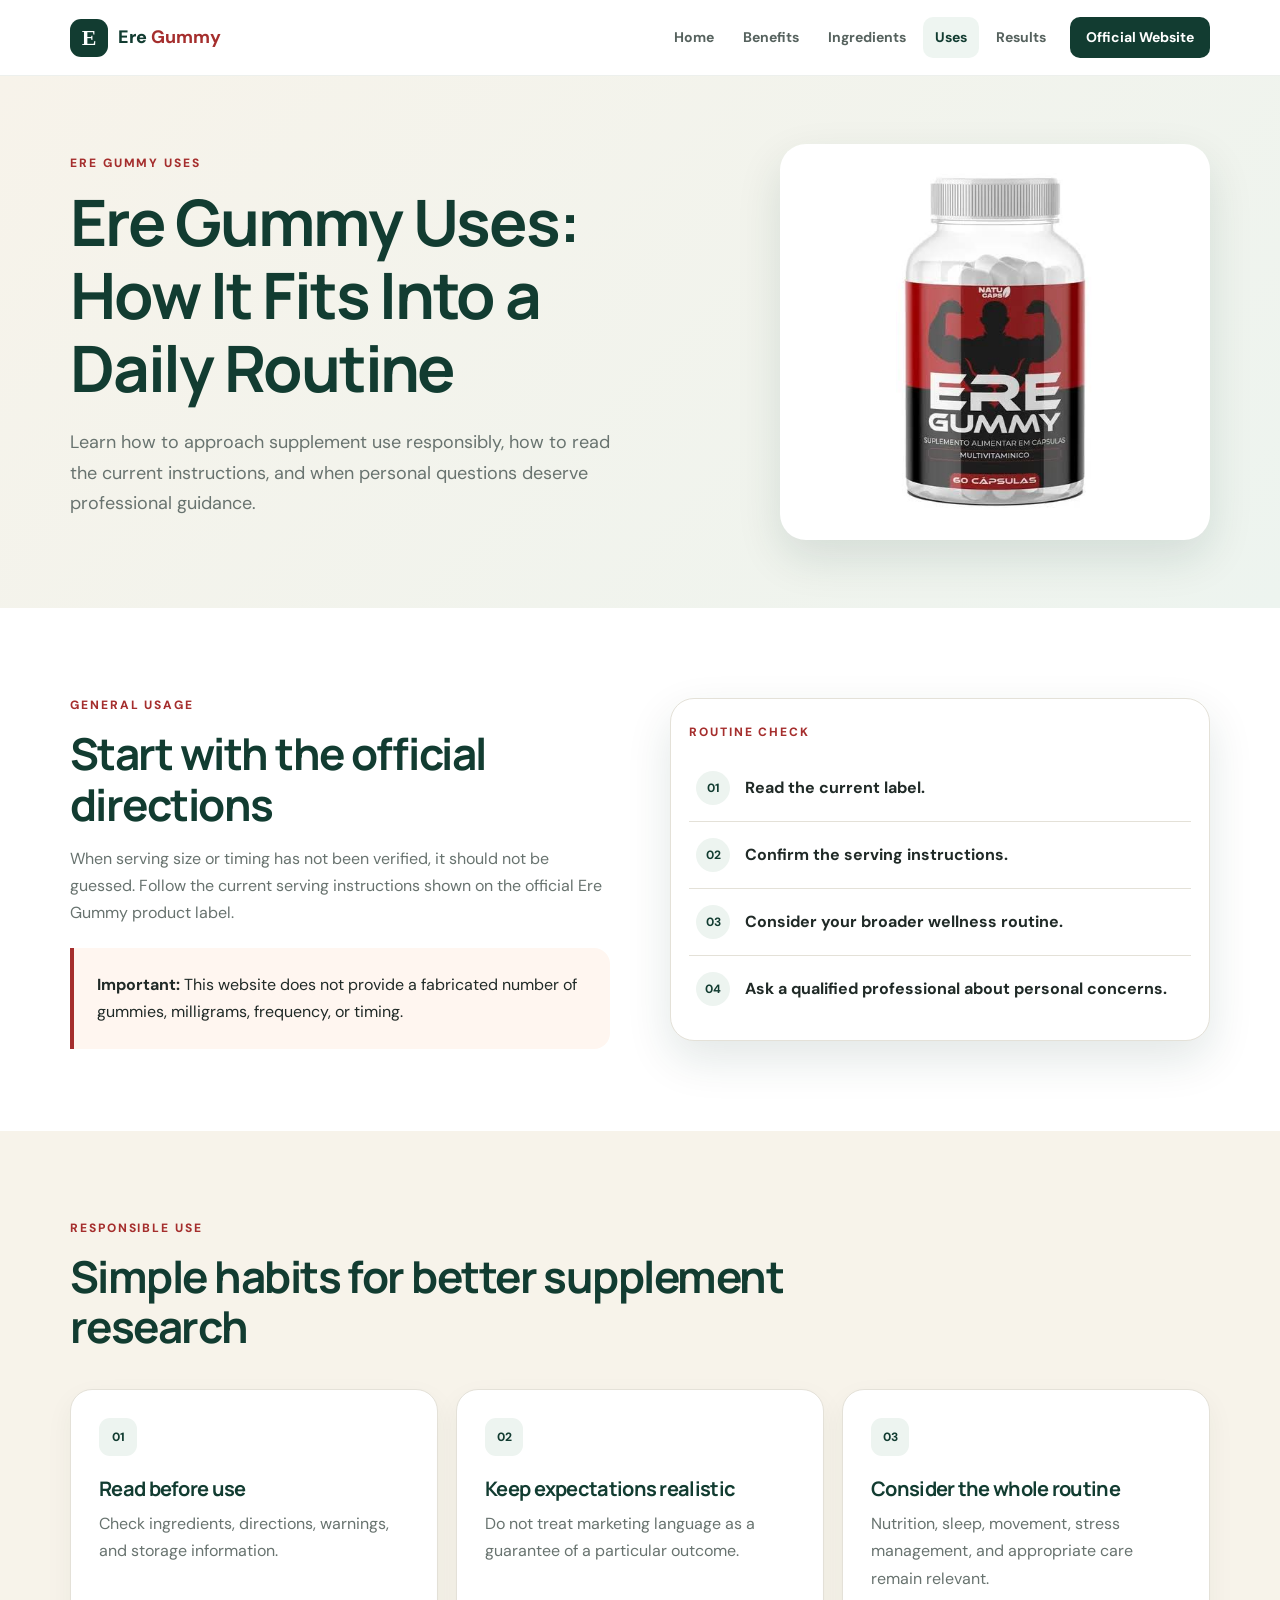
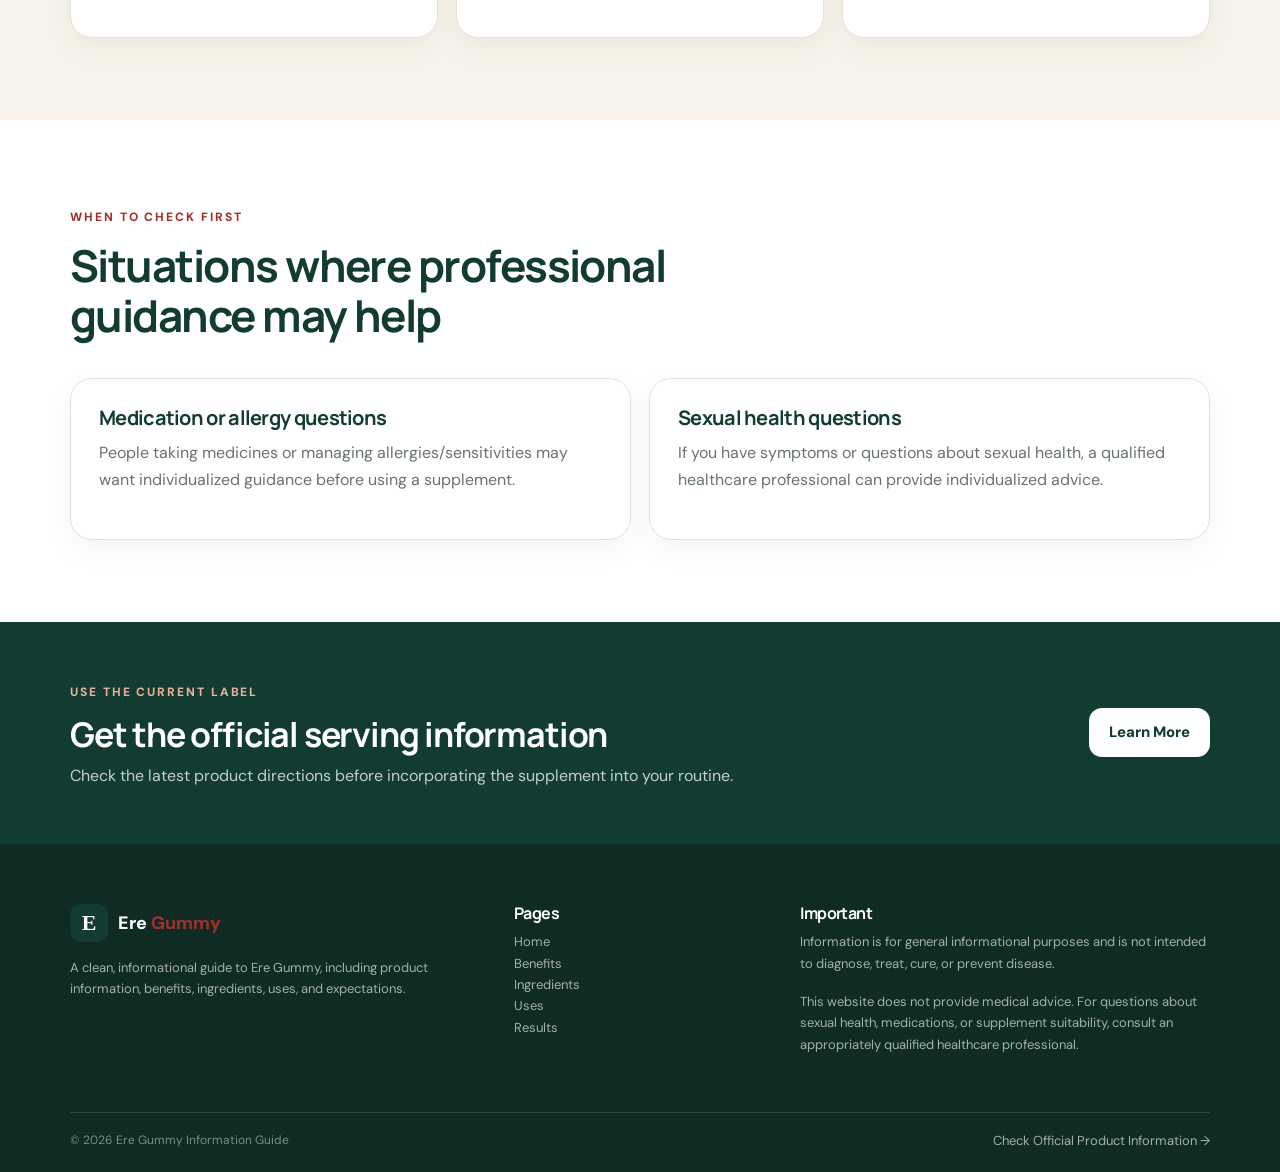
<file: uses.html>
<!doctype html>
<html lang="en">
<head>
<meta charset="utf-8">
<meta name="viewport" content="width=device-width, initial-scale=1">
<title>Ere Gummy Uses: How It Fits Into a Daily Routine</title>
<meta name="description" content="Learn about Ere Gummy uses, general supplement routine considerations, label guidance, and responsible usage information.">
<meta name="robots" content="index,follow">
<meta property="og:title" content="Ere Gummy Uses: How It Fits Into a Daily Routine">
<meta property="og:description" content="Learn about Ere Gummy uses, general supplement routine considerations, label guidance, and responsible usage information.">
<meta property="og:type" content="website">
<link rel="stylesheet" href="style.css">
</head>
<body>

<header class="header">
  <div class="container nav">
    <a class="logo" href="index.html" aria-label="Ere Gummy home">
      <span class="logo-mark">E</span><span>Ere <b>Gummy</b></span>
    </a>
    <button class="menu-button" type="button" aria-label="Toggle navigation" aria-expanded="false">
      <span></span><span></span><span></span>
    </button>
    <nav class="nav-links" aria-label="Main navigation">
      <a class="" href="index.html">Home</a><a class="" href="benefits.html">Benefits</a><a class="" href="ingredients.html">Ingredients</a><a class="active" href="uses.html">Uses</a><a class="" href="results.html">Results</a>
      <a class="nav-buy" href="https://taptobuynow.com/ere-gummy/">Official Website</a>
    </nav>
  </div>
</header>

<main>
<section class="page-hero"><div class="container page-grid"><div><span class="eyebrow">ERE GUMMY USES</span><h1>Ere Gummy Uses: How It Fits Into a Daily Routine</h1><p>Learn how to approach supplement use responsibly, how to read the current instructions, and when personal questions deserve professional guidance.</p></div><div class="page-image"><img src="[data-uri]" alt="Ere Gummy bottle"></div></div></section>
<section class="section"><div class="container split"><div><span class="eyebrow">GENERAL USAGE</span><h2>Start with the official directions</h2><p>When serving size or timing has not been verified, it should not be guessed. Follow the current serving instructions shown on the official Ere Gummy product label.</p><div class="warning"><b>Important:</b> This website does not provide a fabricated number of gummies, milligrams, frequency, or timing.</div></div><div class="routine"><span class="eyebrow">ROUTINE CHECK</span><div><b>01</b><p>Read the current label.</p></div><div><b>02</b><p>Confirm the serving instructions.</p></div><div><b>03</b><p>Consider your broader wellness routine.</p></div><div><b>04</b><p>Ask a qualified professional about personal concerns.</p></div></div></div></section>
<section class="section cream"><div class="container"><div class="section-head"><span class="eyebrow">RESPONSIBLE USE</span><h2>Simple habits for better supplement research</h2></div><div class="cards three"><article><span class="card-num">01</span><h3>Read before use</h3><p>Check ingredients, directions, warnings, and storage information.</p></article><article><span class="card-num">02</span><h3>Keep expectations realistic</h3><p>Do not treat marketing language as a guarantee of a particular outcome.</p></article><article><span class="card-num">03</span><h3>Consider the whole routine</h3><p>Nutrition, sleep, movement, stress management, and appropriate care remain relevant.</p></article></div></div></section>
<section class="section"><div class="container"><div class="section-head"><span class="eyebrow">WHEN TO CHECK FIRST</span><h2>Situations where professional guidance may help</h2></div><div class="cards two"><article><h3>Medication or allergy questions</h3><p>People taking medicines or managing allergies/sensitivities may want individualized guidance before using a supplement.</p></article><article><h3>Sexual health questions</h3><p>If you have symptoms or questions about sexual health, a qualified healthcare professional can provide individualized advice.</p></article></div></div></section>
<section class="cta"><div class="container cta-inner"><div><span class="eyebrow light">USE THE CURRENT LABEL</span><h2>Get the official serving information</h2><p>Check the latest product directions before incorporating the supplement into your routine.</p></div><a class="btn light" href="https://taptobuynow.com/ere-gummy/">Learn More</a></div></section>
</main>

<footer class="footer">
  <div class="container footer-grid">
    <div>
      <a class="logo footer-logo" href="index.html"><span class="logo-mark">E</span><span>Ere <b>Gummy</b></span></a>
      <p>A clean, informational guide to Ere Gummy, including product information, benefits, ingredients, uses, and expectations.</p>
    </div>
    <div>
      <h3>Pages</h3>
      <a href="index.html">Home</a><a href="benefits.html">Benefits</a><a href="ingredients.html">Ingredients</a><a href="uses.html">Uses</a><a href="results.html">Results</a>
    </div>
    <div>
      <h3>Important</h3>
      <p>Information is for general informational purposes and is not intended to diagnose, treat, cure, or prevent disease.</p>
      <p>This website does not provide medical advice. For questions about sexual health, medications, or supplement suitability, consult an appropriately qualified healthcare professional.</p>
    </div>
  </div>
  <div class="container footer-bottom">
    <span>© 2026 Ere Gummy Information Guide</span>
    <a href="https://taptobuynow.com/ere-gummy/">Check Official Product Information →</a>
  </div>
</footer>

<script>
(function () {
  const button = document.querySelector('.menu-button');
  const nav = document.querySelector('.nav-links');
  if (!button || !nav) return;
  button.addEventListener('click', function () {
    const open = nav.classList.toggle('open');
    button.setAttribute('aria-expanded', open ? 'true' : 'false');
  });
})();
</script>
</body>
</html>
</file>
<file: style.css>
@import url('https://fonts.googleapis.com/css2?family=DM+Sans:wght@400;500;600;700&family=Manrope:wght@600;700;800&display=swap');
:root{--green:#123c31;--green2:#1e5b49;--cream:#f7f3ea;--red:#a52e2d;--ink:#202a27;--muted:#68736f;--line:#e4e1d8;--white:#fff;--shadow:0 18px 45px rgba(18,60,49,.12);--radius:22px}
*{box-sizing:border-box}html{scroll-behavior:smooth}body{margin:0;background:#fff;color:var(--ink);font-family:"DM Sans",Arial,sans-serif;font-size:16px;line-height:1.7}img{display:block;max-width:100%}a{text-decoration:none;color:inherit}a:focus-visible,button:focus-visible,summary:focus-visible{outline:3px solid #d58e70;outline-offset:3px}
.container{width:min(1140px,calc(100% - 36px));margin:auto}.header{height:76px;position:sticky;top:0;z-index:50;background:rgba(255,255,255,.96);backdrop-filter:blur(12px);border-bottom:1px solid #edf0ed}.nav{height:100%;display:flex;align-items:center;justify-content:space-between;gap:20px}.logo{display:flex;align-items:center;gap:10px;font-size:18px;font-weight:800;color:var(--green)}.logo b{color:var(--red)}.logo-mark{width:38px;height:38px;border-radius:11px;background:var(--green);color:#fff;display:grid;place-items:center;font-family:Georgia,serif;font-size:22px}.nav-links{display:flex;align-items:center;gap:5px}.nav-links a{padding:9px 12px;border-radius:10px;font-size:14px;font-weight:700;color:#56625e}.nav-links a:hover,.nav-links a.active{background:#eef5f1;color:var(--green)}.nav-links .nav-buy{margin-left:7px;background:var(--green);color:#fff;padding-inline:16px}.nav-links .nav-buy:hover{background:var(--green2);color:#fff}.menu-button{display:none;background:none;border:0}
.hero{background:linear-gradient(135deg,#faf9f5,#edf4ef);padding:82px 0}.hero-grid{display:grid;grid-template-columns:1.1fr .9fr;gap:65px;align-items:center}.eyebrow{display:inline-block;font-size:12px;letter-spacing:.16em;font-weight:800;color:var(--red);margin-bottom:13px}.eyebrow.light{color:#e7b09a}h1,h2,h3{font-family:"Manrope",Arial,sans-serif;line-height:1.14;letter-spacing:-.035em}h1{font-size:clamp(38px,5vw,64px);color:var(--green);margin:0 0 22px}h1 em{font-style:normal;color:#303a37}h2{font-size:clamp(30px,3.5vw,44px);color:var(--green);margin:0 0 16px}h3{font-size:20px;color:var(--green);margin:0 0 9px}p{color:var(--muted);margin:0 0 17px}.lead{font-size:18px;max-width:680px}.actions{display:flex;gap:12px;flex-wrap:wrap;margin:28px 0}.btn{display:inline-flex;justify-content:center;align-items:center;min-height:49px;padding:12px 20px;border-radius:13px;font-weight:800;font-size:15px}.btn.primary{background:var(--green);color:#fff;box-shadow:0 10px 24px rgba(18,60,49,.18)}.btn.primary:hover{background:var(--green2);transform:translateY(-2px)}.btn.secondary{background:#fff;border:1px solid #d8dfda;color:var(--green)}.btn.secondary:hover{border-color:var(--green);transform:translateY(-2px)}.btn.light{background:#fff;color:var(--green)}.hero-points{display:flex;gap:14px;flex-wrap:wrap;font-size:13px;font-weight:700;color:#52615c}.hero-image{position:relative;display:flex;justify-content:center}.image-card{width:min(360px,100%);background:#fff;border-radius:26px;padding:20px;box-shadow:var(--shadow);transform:rotate(1deg)}.image-card img{width:100%;height:480px;object-fit:contain;border-radius:18px}.image-label{position:absolute;bottom:22px;right:0;background:var(--green);color:#fff;padding:13px 16px;border-radius:13px;box-shadow:var(--shadow);display:grid;font-size:12px}.image-label span{opacity:.75}
.section{padding:82px 0}.cream{background:var(--cream)}.dark{background:var(--green)}.intro-grid{display:grid;grid-template-columns:.75fr 1.25fr;gap:70px;margin-bottom:42px}.intro-grid p{font-size:17px}.cards{display:grid;gap:18px}.cards.three{grid-template-columns:repeat(3,1fr)}.cards.four{grid-template-columns:repeat(4,1fr)}.cards.two{grid-template-columns:repeat(2,1fr)}.cards article{background:#fff;border:1px solid var(--line);padding:28px;border-radius:var(--radius);box-shadow:0 10px 28px rgba(18,60,49,.05);transition:.25s}.cards article:hover{transform:translateY(-4px);box-shadow:var(--shadow)}.card-num{display:grid;place-items:center;width:38px;height:38px;background:#edf4f0;border-radius:11px;color:var(--green);font-size:12px;font-weight:800;margin-bottom:22px}.visual-section{display:grid;grid-template-columns:1fr 1fr;align-items:center;gap:65px}.single-image-box{background:#fff;border:1px solid var(--line);border-radius:26px;padding:18px;box-shadow:var(--shadow)}.single-image-box img{width:100%;height:390px;object-fit:contain;border-radius:16px}.text-link{font-weight:800;color:var(--green2)}.section-head{max-width:760px;margin-bottom:38px}.section-head p{font-size:17px}.question-cards{display:grid;grid-template-columns:repeat(2,1fr);gap:15px}.question-cards div{border-left:4px solid var(--red);padding:20px 22px;background:#faf9f6;border-radius:0 15px 15px 0}.question-cards b{display:block;color:var(--green);font-size:17px;margin-bottom:5px}.question-cards span{color:var(--muted);font-size:14px}.split{display:grid;grid-template-columns:1fr 1fr;gap:60px;align-items:center}.dark h2,.dark p{color:#fff}.dark p{color:rgba(255,255,255,.75)}.check-panel{background:rgba(255,255,255,.08);border:1px solid rgba(255,255,255,.12);border-radius:22px;padding:25px}.check-panel p{margin:0;padding:10px 0;border-bottom:1px solid rgba(255,255,255,.1);color:rgba(255,255,255,.85)}.check-panel p:last-child{border:0}.cta{background:var(--green);padding:55px 0}.cta-inner{display:flex;justify-content:space-between;align-items:center;gap:30px}.cta h2{color:#fff;font-size:34px;margin-bottom:8px}.cta p{color:rgba(255,255,255,.75);margin:0}
.page-hero{background:linear-gradient(135deg,#f7f3ea,#edf4ef);padding:68px 0}.page-grid{display:grid;grid-template-columns:1.05fr .95fr;gap:60px;align-items:center}.page-grid>div:first-child p{font-size:18px;max-width:690px}.page-image{background:#fff;border-radius:26px;padding:18px;box-shadow:var(--shadow);width:min(430px,100%);justify-self:end}.page-image img{width:100%;height:360px;object-fit:contain;border-radius:15px}.quote{background:var(--red);border-radius:24px;padding:38px;color:#fff}.quote span{font-family:Georgia,serif;font-size:70px;line-height:.5}.quote p{color:#fff;font-family:Georgia,serif;font-size:20px;margin-top:20px}.steps{display:grid;grid-template-columns:repeat(4,1fr);border-top:1px solid var(--line);border-bottom:1px solid var(--line)}.steps>div{padding:28px 22px;border-right:1px solid var(--line)}.steps>div:last-child{border-right:0}.steps b{color:var(--red);font-size:12px;letter-spacing:.12em}.verified{background:linear-gradient(135deg,#123c31,#235d4c);border-radius:28px;padding:44px;color:#fff;box-shadow:var(--shadow)}.verified h2{color:#fff}.verified p{color:rgba(255,255,255,.78);max-width:800px}.clean-list{padding:0;margin:20px 0;list-style:none}.clean-list li{padding:10px 0 10px 25px;position:relative;border-bottom:1px solid var(--line);color:var(--muted)}.clean-list li:before{content:"✓";position:absolute;left:0;color:var(--red);font-weight:800}.note-box,.warning{background:#fff6f0;border-left:4px solid var(--red);padding:23px;border-radius:0 16px 16px 0}.warning{margin-top:22px}.routine{border:1px solid var(--line);border-radius:24px;background:#fff;padding:18px;box-shadow:var(--shadow)}.routine>div{display:flex;align-items:center;gap:15px;padding:16px 7px;border-bottom:1px solid var(--line)}.routine>div:last-child{border:0}.routine b{width:34px;height:34px;border-radius:50%;display:grid;place-items:center;background:#edf4f0;color:var(--green);font-size:12px}.routine p{margin:0;color:var(--ink);font-weight:700}.review-list{max-width:850px}.review-list div{padding:21px 0;border-bottom:1px solid var(--line)}.review-list b{color:var(--green);font-size:18px}.review-list p{margin:4px 0 0}.footer{background:#102b24;color:#fff;padding:60px 0 20px}.footer-grid{display:grid;grid-template-columns:1.25fr .75fr 1.3fr;gap:50px}.footer-logo{color:#fff;margin-bottom:15px}.footer h3{color:#fff;font-size:16px}.footer p,.footer a:not(.logo){display:block;color:rgba(255,255,255,.62);font-size:13px;line-height:1.65}.footer a:hover{color:#fff}.footer-bottom{border-top:1px solid rgba(255,255,255,.12);margin-top:40px;padding-top:17px;display:flex;justify-content:space-between;gap:20px;font-size:12px;color:rgba(255,255,255,.45)}.footer-bottom a{color:#e5ac94}

@media(max-width:980px){.hero-grid,.page-grid,.visual-section,.split,.intro-grid{grid-template-columns:1fr;gap:40px}.page-image{justify-self:start}.cards.four{grid-template-columns:repeat(2,1fr)}.steps{grid-template-columns:repeat(2,1fr)}.steps>div:nth-child(2){border-right:0}.steps>div:nth-child(-n+2){border-bottom:1px solid var(--line)}.footer-grid{grid-template-columns:1fr 1fr}.image-card img{height:420px}}
@media(max-width:720px){body{font-size:15px}.container{width:min(100% - 28px,1140px)}.header{height:68px}.menu-button{display:flex;flex-direction:column;gap:4px;padding:8px}.menu-button span{display:block;width:24px;height:2px;background:var(--green)}.nav-links{display:none;position:absolute;top:68px;left:14px;right:14px;background:#fff;padding:10px;border:1px solid var(--line);border-radius:17px;box-shadow:var(--shadow);flex-direction:column;align-items:stretch}.nav-links.open{display:flex}.nav-links a{text-align:center}.nav-links .nav-buy{margin:5px 0 0}.hero{padding:55px 0}.hero-points{gap:8px}.image-card{width:290px}.image-card img{height:390px}.image-label{right:4px}.section{padding:62px 0}.cards.three,.cards.four,.cards.two,.question-cards{grid-template-columns:1fr}.single-image-box img{height:300px}.cta-inner{align-items:flex-start;flex-direction:column}.cta h2{font-size:29px}.steps{grid-template-columns:1fr}.steps>div{border-right:0;border-bottom:1px solid var(--line)}.steps>div:last-child{border-bottom:0}.footer-grid{grid-template-columns:1fr}.footer-bottom{flex-direction:column}.page-image{width:100%}.page-image img{height:300px}h1{font-size:38px}h2{font-size:30px}.lead,.page-grid>div:first-child p,.section-head p{font-size:16px}}
@media(prefers-reduced-motion:reduce){html{scroll-behavior:auto}*{transition:none!important}}
</file>
